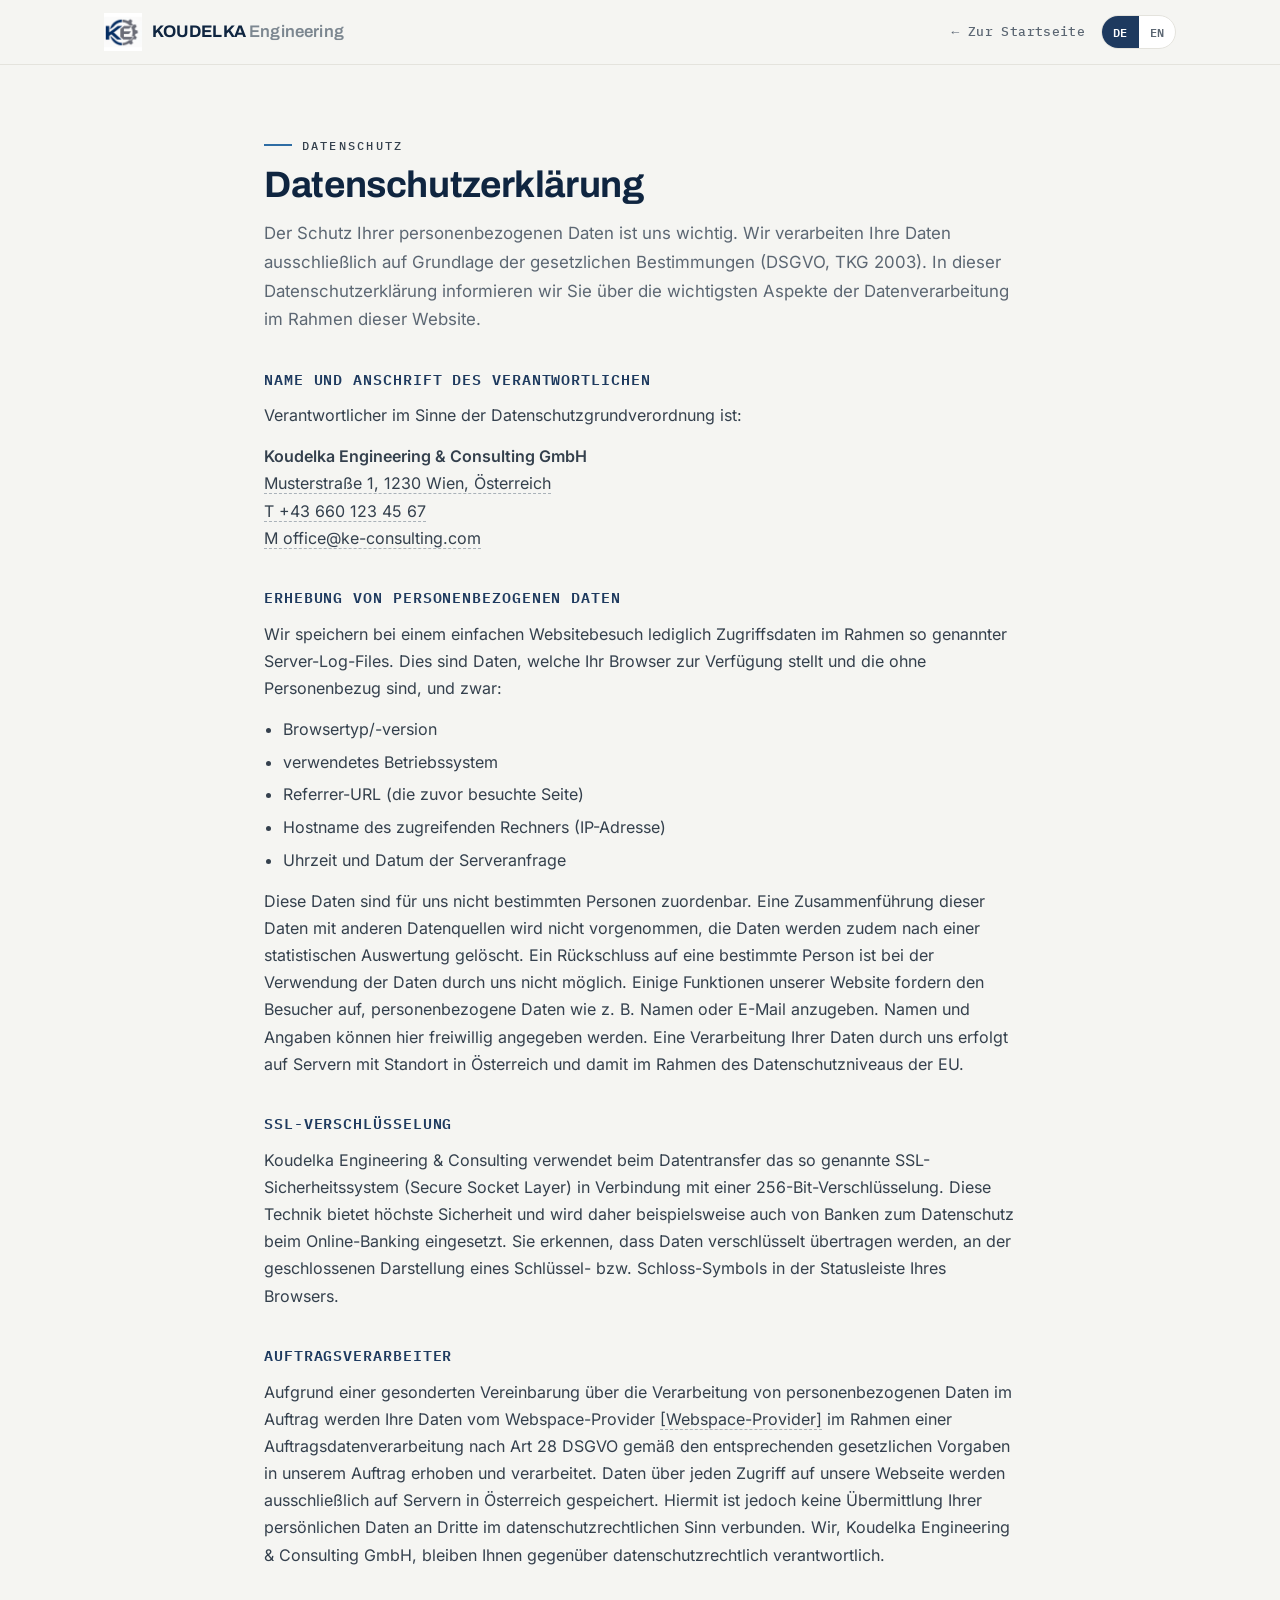
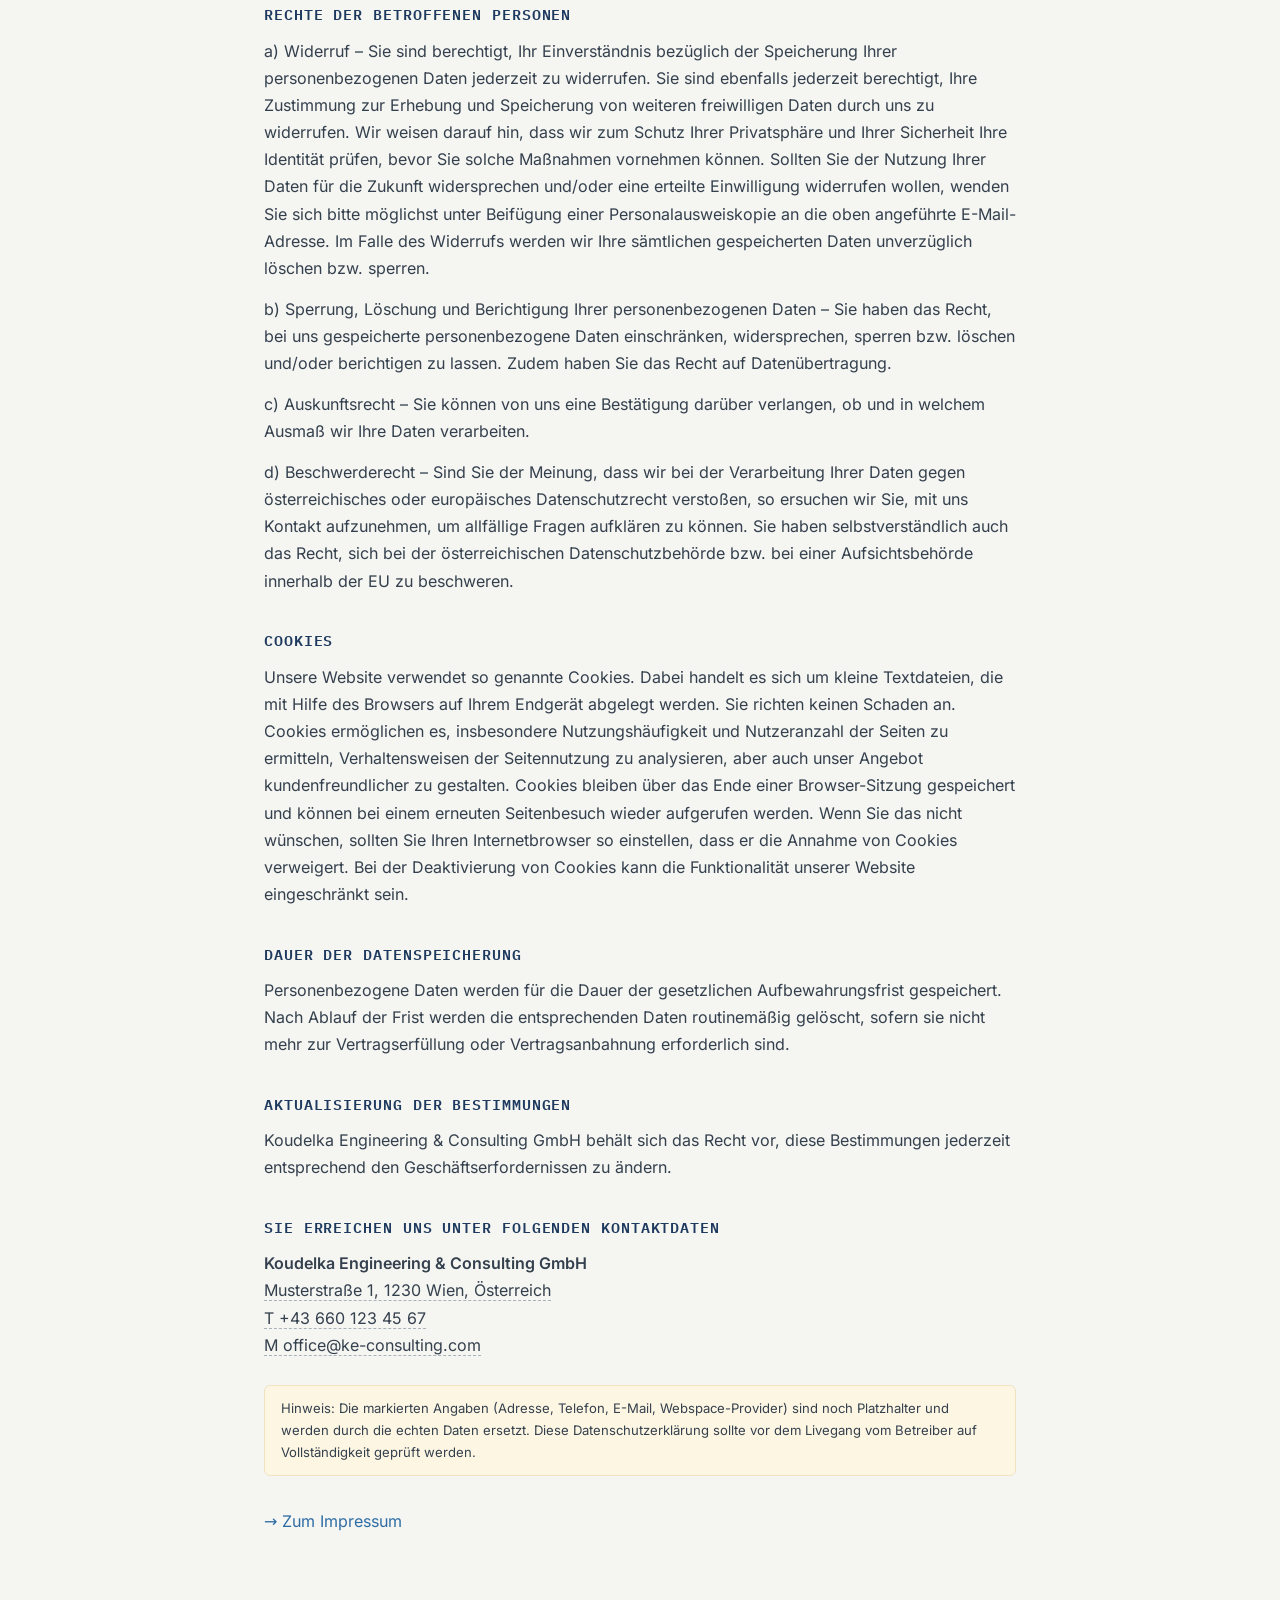
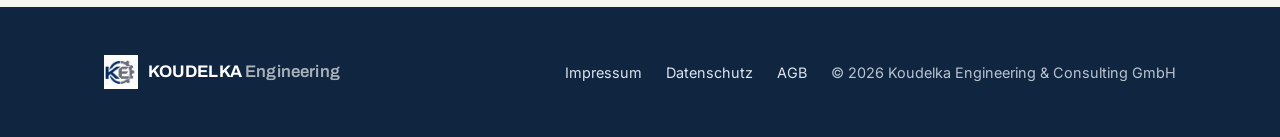
<file: datenschutz.html>
<!doctype html>
<html lang="de">
  <head>
    <meta charset="UTF-8" />
    <meta name="viewport" content="width=device-width, initial-scale=1.0" />
    <title>Datenschutzerklärung — Koudelka Engineering & Consulting</title>
    <meta
      name="description"
      data-en="Privacy policy — Koudelka Engineering & Consulting GmbH."
      content="Datenschutzerklärung — Koudelka Engineering & Consulting GmbH."
    />
    <link rel="icon" type="image/png" sizes="32x32" href="assets/img/favicon-32.png" />
    <link rel="icon" type="image/png" sizes="16x16" href="assets/img/favicon-16.png" />
    <link rel="apple-touch-icon" sizes="180x180" href="assets/img/apple-touch-icon.png" />
    <link rel="stylesheet" href="assets/fonts.css?v=1" />
    <link rel="stylesheet" href="styles.css?v=11" />
  </head>
  <body class="legal-page">
    <header class="legal-topbar">
      <div class="container">
        <a class="brand" href="index.html">
          <img src="assets/img/logo-mark.png" alt="Koudelka Engineering & Consulting" />
          <span class="brand-text">KOUDELKA <span>Engineering</span></span>
        </a>
        <div class="nav-ctrl">
          <a class="legal-back" href="index.html" data-en="← Back to home">← Zur Startseite</a>
          <div class="lang-toggle" role="group" aria-label="Sprache / Language">
            <button data-lang-btn="de" aria-pressed="true">DE</button>
            <button data-lang-btn="en" aria-pressed="false">EN</button>
          </div>
        </div>
      </div>
    </header>

    <main class="legal">
      <div class="container">
        <p class="eyebrow" data-en="Privacy">Datenschutz</p>
        <h1 data-en="Privacy policy">Datenschutzerklärung</h1>
        <p class="lead" data-en="The protection of your personal data is important to us. We process your data exclusively on the basis of the statutory provisions (GDPR, Austrian TKG 2003). Below we inform you about the most important aspects of data processing on this website.">
          Der Schutz Ihrer personenbezogenen Daten ist uns wichtig. Wir verarbeiten
          Ihre Daten ausschließlich auf Grundlage der gesetzlichen Bestimmungen (DSGVO,
          TKG 2003). In dieser Datenschutzerklärung informieren wir Sie über die
          wichtigsten Aspekte der Datenverarbeitung im Rahmen dieser Website.
        </p>

        <h2 data-en="Name and address of the controller">Name und Anschrift des Verantwortlichen</h2>
        <p data-en="The controller within the meaning of the General Data Protection Regulation is:">
          Verantwortlicher im Sinne der Datenschutzgrundverordnung ist:
        </p>
        <p>
          <strong>Koudelka Engineering & Consulting GmbH</strong><br />
          <span class="placeholder" title="Platzhalter / placeholder">Musterstraße 1, 1230 Wien, Österreich</span><br />
          <span class="placeholder" title="Platzhalter / placeholder">T +43 660 123 45 67</span><br />
          <span class="placeholder" title="Platzhalter / placeholder">M office@ke-consulting.com</span>
        </p>

        <h2 data-en="Collection of personal data">Erhebung von personenbezogenen Daten</h2>
        <p data-en="When you simply visit the website, we only store access data in so-called server log files. These are data which your browser provides and which have no personal reference, namely:">
          Wir speichern bei einem einfachen Websitebesuch lediglich Zugriffsdaten im
          Rahmen so genannter Server-Log-Files. Dies sind Daten, welche Ihr Browser zur
          Verfügung stellt und die ohne Personenbezug sind, und zwar:
        </p>
        <ul>
          <li data-en="browser type / version">Browsertyp/-version</li>
          <li data-en="operating system used">verwendetes Betriebssystem</li>
          <li data-en="referrer URL (the previously visited page)">Referrer-URL (die zuvor besuchte Seite)</li>
          <li data-en="host name of the accessing computer (IP address)">Hostname des zugreifenden Rechners (IP-Adresse)</li>
          <li data-en="time and date of the server request">Uhrzeit und Datum der Serveranfrage</li>
        </ul>
        <p data-en="These data cannot be assigned to specific persons by us. This data is not merged with other data sources; the data is also deleted after a statistical evaluation. A conclusion about a specific person is not possible for us when using the data. Some functions of our website ask the visitor to provide personal data such as name or e-mail. Names and details can be provided voluntarily here. Your data is processed on servers located in Austria and thus within the data protection level of the EU.">
          Diese Daten sind für uns nicht bestimmten Personen zuordenbar. Eine
          Zusammenführung dieser Daten mit anderen Datenquellen wird nicht vorgenommen,
          die Daten werden zudem nach einer statistischen Auswertung gelöscht. Ein
          Rückschluss auf eine bestimmte Person ist bei der Verwendung der Daten durch
          uns nicht möglich. Einige Funktionen unserer Website fordern den Besucher auf,
          personenbezogene Daten wie z. B. Namen oder E-Mail anzugeben. Namen und
          Angaben können hier freiwillig angegeben werden. Eine Verarbeitung Ihrer Daten
          durch uns erfolgt auf Servern mit Standort in Österreich und damit im Rahmen
          des Datenschutzniveaus der EU.
        </p>

        <h2 data-en="SSL encryption">SSL-Verschlüsselung</h2>
        <p data-en="Koudelka Engineering &amp; Consulting uses the so-called SSL security system (Secure Socket Layer) in combination with a 256-bit encryption for the data transfer. This technology offers the highest security and is therefore also used, for example, by banks for data protection in online banking. You can recognise that data is transmitted in encrypted form by the closed representation of a key or lock symbol in the status bar of your browser.">
          Koudelka Engineering & Consulting verwendet beim Datentransfer das so genannte
          SSL-Sicherheitssystem (Secure Socket Layer) in Verbindung mit einer
          256-Bit-Verschlüsselung. Diese Technik bietet höchste Sicherheit und wird
          daher beispielsweise auch von Banken zum Datenschutz beim Online-Banking
          eingesetzt. Sie erkennen, dass Daten verschlüsselt übertragen werden, an der
          geschlossenen Darstellung eines Schlüssel- bzw. Schloss-Symbols in der
          Statusleiste Ihres Browsers.
        </p>

        <h2 data-en="Processor">Auftragsverarbeiter</h2>
        <p data-en="On the basis of a separate agreement on the processing of personal data on our behalf, your data is collected and processed on our behalf by the webspace provider (see placeholder) within the scope of order processing pursuant to Art 28 GDPR in accordance with the relevant statutory requirements. Data about every access to our website is stored exclusively on servers in Austria. However, this does not involve any transfer of your personal data to third parties in the data protection sense. We, Koudelka Engineering &amp; Consulting GmbH, remain responsible to you under data protection law.">
          Aufgrund einer gesonderten Vereinbarung über die Verarbeitung von
          personenbezogenen Daten im Auftrag werden Ihre Daten vom Webspace-Provider
          <span class="placeholder" title="Platzhalter / placeholder">[Webspace-Provider]</span>
          im Rahmen einer Auftragsdatenverarbeitung nach Art 28 DSGVO gemäß den
          entsprechenden gesetzlichen Vorgaben in unserem Auftrag erhoben und
          verarbeitet. Daten über jeden Zugriff auf unsere Webseite werden ausschließlich
          auf Servern in Österreich gespeichert. Hiermit ist jedoch keine Übermittlung
          Ihrer persönlichen Daten an Dritte im datenschutzrechtlichen Sinn verbunden.
          Wir, Koudelka Engineering & Consulting GmbH, bleiben Ihnen gegenüber
          datenschutzrechtlich verantwortlich.
        </p>

        <h2 data-en="Rights of the data subjects">Rechte der betroffenen Personen</h2>
        <p data-en="a) Revocation — You are entitled to revoke your consent regarding the storage of your personal data at any time. You are also entitled at any time to revoke your consent to the collection and storage of further voluntary data by us. We point out that, in order to protect your privacy and your security, we check your identity before you can carry out such measures. If you wish to object to the use of your data for the future and/or revoke consent that has been given, please contact the following address, if possible enclosing a copy of your identity card: the e-mail address stated above. In the event of revocation of the storage, processing and use of your personal data, we will delete or block all your stored data without delay.">
          a) Widerruf – Sie sind berechtigt, Ihr Einverständnis bezüglich der Speicherung
          Ihrer personenbezogenen Daten jederzeit zu widerrufen. Sie sind ebenfalls
          jederzeit berechtigt, Ihre Zustimmung zur Erhebung und Speicherung von weiteren
          freiwilligen Daten durch uns zu widerrufen. Wir weisen darauf hin, dass wir zum
          Schutz Ihrer Privatsphäre und Ihrer Sicherheit Ihre Identität prüfen, bevor Sie
          solche Maßnahmen vornehmen können. Sollten Sie der Nutzung Ihrer Daten für die
          Zukunft widersprechen und/oder eine erteilte Einwilligung widerrufen wollen,
          wenden Sie sich bitte möglichst unter Beifügung einer Personalausweiskopie an
          die oben angeführte E-Mail-Adresse. Im Falle des Widerrufs werden wir Ihre
          sämtlichen gespeicherten Daten unverzüglich löschen bzw. sperren.
        </p>
        <p data-en="b) Blocking, deletion and correction of your personal data — You have the right to have personal data stored by us restricted, objected to, blocked or deleted and/or corrected. You also have the right to data portability.">
          b) Sperrung, Löschung und Berichtigung Ihrer personenbezogenen Daten – Sie
          haben das Recht, bei uns gespeicherte personenbezogene Daten einschränken,
          widersprechen, sperren bzw. löschen und/oder berichtigen zu lassen. Zudem haben
          Sie das Recht auf Datenübertragung.
        </p>
        <p data-en="c) Right to information — You can request confirmation from us as to whether and to what extent we process your data.">
          c) Auskunftsrecht – Sie können von uns eine Bestätigung darüber verlangen, ob
          und in welchem Ausmaß wir Ihre Daten verarbeiten.
        </p>
        <p data-en="d) Right to complain — If you are of the opinion that we violate Austrian or European data protection law when processing your data, we ask you to contact us so that we can clarify any questions. Of course, you also have the right to complain to the Austrian Data Protection Authority or to a supervisory authority within the EU.">
          d) Beschwerderecht – Sind Sie der Meinung, dass wir bei der Verarbeitung Ihrer
          Daten gegen österreichisches oder europäisches Datenschutzrecht verstoßen, so
          ersuchen wir Sie, mit uns Kontakt aufzunehmen, um allfällige Fragen aufklären zu
          können. Sie haben selbstverständlich auch das Recht, sich bei der
          österreichischen Datenschutzbehörde bzw. bei einer Aufsichtsbehörde innerhalb
          der EU zu beschweren.
        </p>

        <h2 data-en="Cookies">Cookies</h2>
        <p data-en="Our website uses so-called cookies. These are small text files that are stored on your device with the help of the browser. They do not cause any damage. Cookies make it possible in particular to determine the frequency of use and the number of users of the pages, to analyse behaviour of the page use, but also to make our offer more user-friendly. Cookies remain stored beyond the end of a browser session and can be called up again on a renewed visit. If you do not want this, you should set your internet browser so that it refuses the acceptance of cookies. When cookies are deactivated, the functionality of our website may be restricted.">
          Unsere Website verwendet so genannte Cookies. Dabei handelt es sich um kleine
          Textdateien, die mit Hilfe des Browsers auf Ihrem Endgerät abgelegt werden. Sie
          richten keinen Schaden an. Cookies ermöglichen es, insbesondere
          Nutzungshäufigkeit und Nutzeranzahl der Seiten zu ermitteln, Verhaltensweisen
          der Seitennutzung zu analysieren, aber auch unser Angebot kundenfreundlicher zu
          gestalten. Cookies bleiben über das Ende einer Browser-Sitzung gespeichert und
          können bei einem erneuten Seitenbesuch wieder aufgerufen werden. Wenn Sie das
          nicht wünschen, sollten Sie Ihren Internetbrowser so einstellen, dass er die
          Annahme von Cookies verweigert. Bei der Deaktivierung von Cookies kann die
          Funktionalität unserer Website eingeschränkt sein.
        </p>

        <h2 data-en="Duration of data storage">Dauer der Datenspeicherung</h2>
        <p data-en="Personal data is stored for the duration of the statutory retention period. After the period has expired, the corresponding data is routinely deleted, provided it is no longer required for the fulfilment or initiation of a contract.">
          Personenbezogene Daten werden für die Dauer der gesetzlichen Aufbewahrungsfrist
          gespeichert. Nach Ablauf der Frist werden die entsprechenden Daten routinemäßig
          gelöscht, sofern sie nicht mehr zur Vertragserfüllung oder Vertragsanbahnung
          erforderlich sind.
        </p>

        <h2 data-en="Update of the provisions">Aktualisierung der Bestimmungen</h2>
        <p data-en="Koudelka Engineering &amp; Consulting GmbH reserves the right to change these provisions at any time in accordance with business requirements.">
          Koudelka Engineering & Consulting GmbH behält sich das Recht vor, diese
          Bestimmungen jederzeit entsprechend den Geschäftserfordernissen zu ändern.
        </p>

        <h2 data-en="You can reach us at the following contact details">Sie erreichen uns unter folgenden Kontaktdaten</h2>
        <p>
          <strong>Koudelka Engineering & Consulting GmbH</strong><br />
          <span class="placeholder" title="Platzhalter / placeholder">Musterstraße 1, 1230 Wien, Österreich</span><br />
          <span class="placeholder" title="Platzhalter / placeholder">T +43 660 123 45 67</span><br />
          <span class="placeholder" title="Platzhalter / placeholder">M office@ke-consulting.com</span>
        </p>

        <p class="placeholder-note" data-en="Note: the marked details (address, phone, e-mail, webspace provider) are placeholders and will be replaced with the real data. This privacy policy should be checked for completeness by the operator before going live.">
          Hinweis: Die markierten Angaben (Adresse, Telefon, E-Mail, Webspace-Provider)
          sind noch Platzhalter und werden durch die echten Daten ersetzt. Diese
          Datenschutzerklärung sollte vor dem Livegang vom Betreiber auf Vollständigkeit
          geprüft werden.
        </p>

        <p style="margin-top: 2rem">
          <a href="impressum.html" data-en="→ Legal notice">→ Zum Impressum</a>
        </p>
      </div>
    </main>

    <footer class="site-footer">
      <div class="container">
        <a class="brand" href="index.html" style="color: #fff">
          <img src="assets/img/logo-mark.png" alt="" style="height: 34px; width: 34px" />
          <span class="brand-text" style="color: #fff">KOUDELKA <span style="color: var(--steel-300)">Engineering</span></span>
        </a>
        <div class="footer-legal">
          <a href="impressum.html" data-en="Legal notice">Impressum</a>
          <a href="datenschutz.html" data-en="Privacy policy">Datenschutz</a>
          <a href="assets/AGB.pdf" target="_blank" rel="noopener">AGB</a>
          <span data-en="© 2026 Koudelka Engineering & Consulting GmbH">© 2026 Koudelka Engineering & Consulting GmbH</span>
        </div>
      </div>
    </footer>

    <script src="app.js?v=3"></script>
  </body>
</html>
</file>
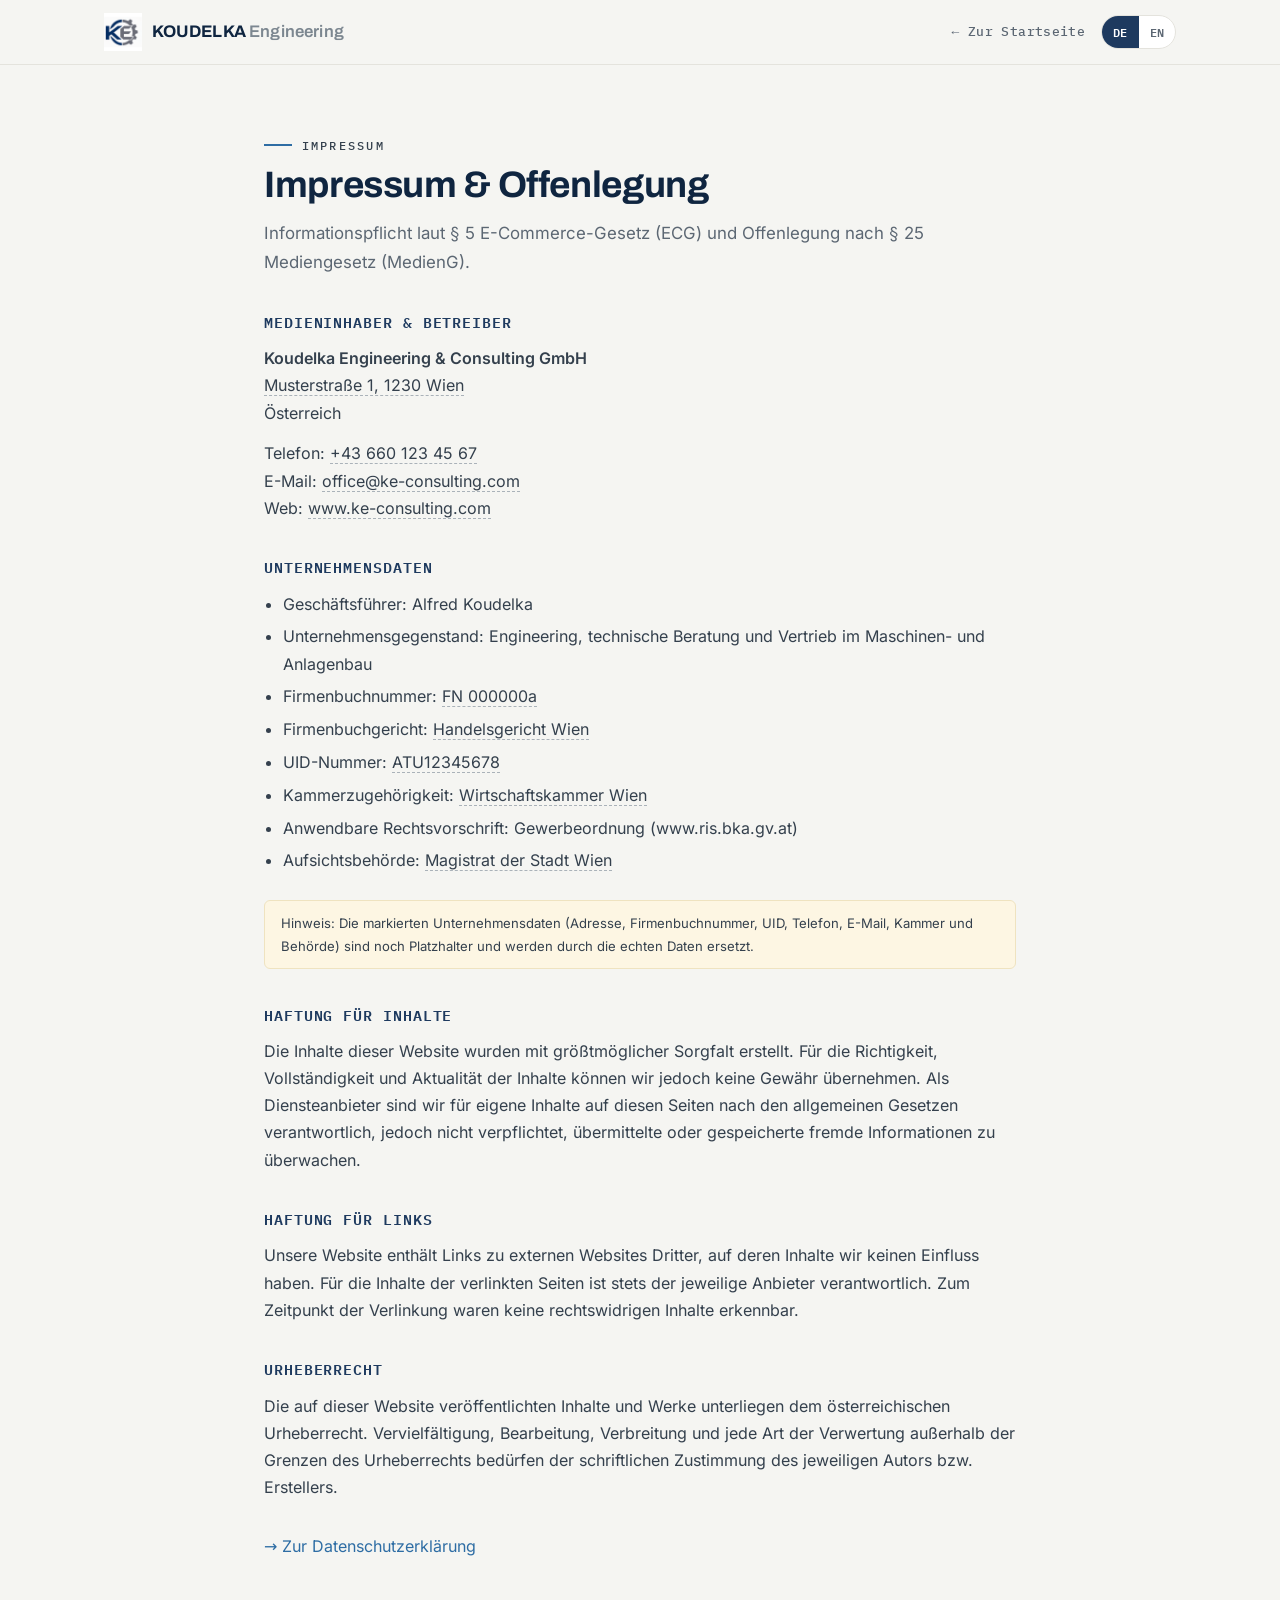
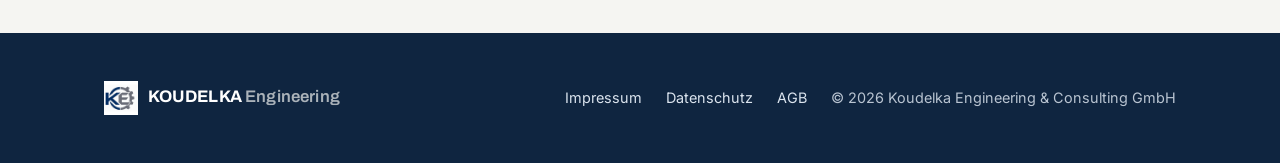
<file: impressum.html>
<!doctype html>
<html lang="de">
  <head>
    <meta charset="UTF-8" />
    <meta name="viewport" content="width=device-width, initial-scale=1.0" />
    <title>Impressum — Koudelka Engineering & Consulting</title>
    <meta
      name="description"
      data-en="Legal notice — Koudelka Engineering & Consulting GmbH."
      content="Impressum — Koudelka Engineering & Consulting GmbH."
    />
    <link rel="icon" type="image/png" sizes="32x32" href="assets/img/favicon-32.png" />
    <link rel="icon" type="image/png" sizes="16x16" href="assets/img/favicon-16.png" />
    <link rel="apple-touch-icon" sizes="180x180" href="assets/img/apple-touch-icon.png" />
    <link rel="stylesheet" href="assets/fonts.css?v=1" />
    <link rel="stylesheet" href="styles.css?v=11" />
  </head>
  <body class="legal-page">
    <header class="legal-topbar">
      <div class="container">
        <a class="brand" href="index.html">
          <img src="assets/img/logo-mark.png" alt="Koudelka Engineering & Consulting" />
          <span class="brand-text">KOUDELKA <span>Engineering</span></span>
        </a>
        <div class="nav-ctrl">
          <a class="legal-back" href="index.html" data-en="← Back to home">← Zur Startseite</a>
          <div class="lang-toggle" role="group" aria-label="Sprache / Language">
            <button data-lang-btn="de" aria-pressed="true">DE</button>
            <button data-lang-btn="en" aria-pressed="false">EN</button>
          </div>
        </div>
      </div>
    </header>

    <main class="legal">
      <div class="container">
        <p class="eyebrow" data-en="Legal notice">Impressum</p>
        <h1 data-en="Legal notice &amp; disclosure">Impressum & Offenlegung</h1>
        <p class="lead" data-en="Information pursuant to § 5 of the Austrian E-Commerce Act (ECG) and § 25 of the Austrian Media Act (MedienG).">
          Informationspflicht laut § 5 E-Commerce-Gesetz (ECG) und Offenlegung
          nach § 25 Mediengesetz (MedienG).
        </p>

        <h2 data-en="Media owner &amp; site operator">Medieninhaber & Betreiber</h2>
        <p>
          <strong>Koudelka Engineering & Consulting GmbH</strong><br />
          <span class="placeholder" title="Platzhalter / placeholder">Musterstraße 1, 1230 Wien</span><br />
          <span data-en="Austria">Österreich</span>
        </p>
        <p>
          <span data-en="Phone">Telefon</span>:
          <span class="placeholder" title="Platzhalter / placeholder">+43 660 123 45 67</span><br />
          E-Mail:
          <span class="placeholder" title="Platzhalter / placeholder">office@ke-consulting.com</span><br />
          <span data-en="Web">Web</span>:
          <span class="placeholder" title="Platzhalter / placeholder">www.ke-consulting.com</span>
        </p>

        <h2 data-en="Company details">Unternehmensdaten</h2>
        <ul>
          <li data-en="Managing director: Alfred Koudelka">Geschäftsführer: Alfred Koudelka</li>
          <li data-en="Object of the company: engineering, technical consulting and sales in machine and plant construction">
            Unternehmensgegenstand: Engineering, technische Beratung und Vertrieb im
            Maschinen- und Anlagenbau
          </li>
          <li>
            <span data-en="Company register number">Firmenbuchnummer</span>:
            <span class="placeholder" title="Platzhalter / placeholder">FN 000000a</span>
          </li>
          <li>
            <span data-en="Register court">Firmenbuchgericht</span>:
            <span class="placeholder" title="Platzhalter / placeholder">Handelsgericht Wien</span>
          </li>
          <li>
            <span data-en="VAT ID">UID-Nummer</span>:
            <span class="placeholder" title="Platzhalter / placeholder">ATU12345678</span>
          </li>
          <li>
            <span data-en="Chamber membership">Kammerzugehörigkeit</span>:
            <span class="placeholder" title="Platzhalter / placeholder">Wirtschaftskammer Wien</span>
          </li>
          <li data-en="Applicable trade regulation: Gewerbeordnung (www.ris.bka.gv.at)">
            Anwendbare Rechtsvorschrift: Gewerbeordnung (www.ris.bka.gv.at)
          </li>
          <li>
            <span data-en="Supervisory authority">Aufsichtsbehörde</span>:
            <span class="placeholder" title="Platzhalter / placeholder">Magistrat der Stadt Wien</span>
          </li>
        </ul>

        <p class="placeholder-note" data-en="Note: the marked company details (address, register number, VAT ID, phone, email, chamber and authority) are placeholders and will be replaced with the real data.">
          Hinweis: Die markierten Unternehmensdaten (Adresse, Firmenbuchnummer, UID,
          Telefon, E-Mail, Kammer und Behörde) sind noch Platzhalter und werden durch
          die echten Daten ersetzt.
        </p>

        <h2 data-en="Liability for content">Haftung für Inhalte</h2>
        <p data-en="The contents of this website were created with the greatest possible care. We cannot, however, guarantee that the contents are accurate, complete or up to date. As a service provider we are responsible for our own content on these pages under general law, but we are not obliged to monitor transmitted or stored third-party information.">
          Die Inhalte dieser Website wurden mit größtmöglicher Sorgfalt erstellt. Für
          die Richtigkeit, Vollständigkeit und Aktualität der Inhalte können wir jedoch
          keine Gewähr übernehmen. Als Diensteanbieter sind wir für eigene Inhalte auf
          diesen Seiten nach den allgemeinen Gesetzen verantwortlich, jedoch nicht
          verpflichtet, übermittelte oder gespeicherte fremde Informationen zu
          überwachen.
        </p>

        <h2 data-en="Liability for links">Haftung für Links</h2>
        <p data-en="Our website contains links to external third-party websites over whose content we have no influence. The respective provider is always responsible for the content of the linked pages. At the time the links were set, no unlawful content was apparent.">
          Unsere Website enthält Links zu externen Websites Dritter, auf deren Inhalte
          wir keinen Einfluss haben. Für die Inhalte der verlinkten Seiten ist stets der
          jeweilige Anbieter verantwortlich. Zum Zeitpunkt der Verlinkung waren keine
          rechtswidrigen Inhalte erkennbar.
        </p>

        <h2 data-en="Copyright">Urheberrecht</h2>
        <p data-en="The content and works published on this website are subject to Austrian copyright law. Reproduction, editing, distribution and any kind of use outside the limits of copyright require the written consent of the respective author or creator.">
          Die auf dieser Website veröffentlichten Inhalte und Werke unterliegen dem
          österreichischen Urheberrecht. Vervielfältigung, Bearbeitung, Verbreitung und
          jede Art der Verwertung außerhalb der Grenzen des Urheberrechts bedürfen der
          schriftlichen Zustimmung des jeweiligen Autors bzw. Erstellers.
        </p>

        <p style="margin-top: 2rem">
          <a href="datenschutz.html" data-en="→ Privacy policy">→ Zur Datenschutzerklärung</a>
        </p>
      </div>
    </main>

    <footer class="site-footer">
      <div class="container">
        <a class="brand" href="index.html" style="color: #fff">
          <img src="assets/img/logo-mark.png" alt="" style="height: 34px; width: 34px" />
          <span class="brand-text" style="color: #fff">KOUDELKA <span style="color: var(--steel-300)">Engineering</span></span>
        </a>
        <div class="footer-legal">
          <a href="impressum.html" data-en="Legal notice">Impressum</a>
          <a href="datenschutz.html" data-en="Privacy policy">Datenschutz</a>
          <a href="assets/AGB.pdf" target="_blank" rel="noopener">AGB</a>
          <span data-en="© 2026 Koudelka Engineering & Consulting GmbH">© 2026 Koudelka Engineering & Consulting GmbH</span>
        </div>
      </div>
    </footer>

    <script src="app.js?v=3"></script>
  </body>
</html>
</file>
<file: assets/fonts.css>
/* Self-hosted fonts — SIL Open Font License. Latin subset, served from this
   domain so no request (and no visitor IP) ever goes to Google.
   Archivo & Inter are variable fonts (one file covers the weight range);
   IBM Plex Mono is one static file per weight. */

@font-face {
  font-family: "Archivo";
  font-style: normal;
  font-weight: 600 800;
  font-display: swap;
  src: url(fonts/archivo-latin.woff2) format("woff2");
}

@font-face {
  font-family: "IBM Plex Mono";
  font-style: normal;
  font-weight: 500;
  font-display: swap;
  src: url(fonts/ibm-plex-mono-500-latin.woff2) format("woff2");
}

@font-face {
  font-family: "IBM Plex Mono";
  font-style: normal;
  font-weight: 600;
  font-display: swap;
  src: url(fonts/ibm-plex-mono-600-latin.woff2) format("woff2");
}

@font-face {
  font-family: "Inter";
  font-style: normal;
  font-weight: 400 600;
  font-display: swap;
  src: url(fonts/inter-latin.woff2) format("woff2");
}
</file>
<file: styles.css>
/* Koudelka Engineering & Consulting — portfolio
   Clean corporate: navy + steel on off-white, technical mono accents. */

:root {
  --navy: #1e3a5f;
  --navy-700: #16304f;
  --navy-900: #0f2540;
  --steel: #7c8790;
  --steel-300: #aab2b9;
  --bg: #f5f5f2;
  --surface: #ffffff;
  --ink: #1a2432;
  --muted: #5c6773;
  --line: #e4e3dd;
  --accent: #2e6da4;
  --maxw: 1120px;
  --radius: 6px;
  --shadow: 0 10px 30px -14px rgba(15, 37, 64, 0.28);
}

* { box-sizing: border-box; margin: 0; padding: 0; }

html { scroll-behavior: smooth; }

body {
  font-family: "Inter", system-ui, -apple-system, sans-serif;
  background: var(--bg);
  color: var(--ink);
  line-height: 1.6;
  -webkit-font-smoothing: antialiased;
}

h1, h2, h3, h4 {
  font-family: "Archivo", "Inter", sans-serif;
  line-height: 1.1;
  letter-spacing: -0.01em;
  color: var(--navy-900);
  font-weight: 700;
}

a { color: var(--accent); text-decoration: none; }
a:hover { text-decoration: underline; }
img { max-width: 100%; display: block; }

.container { max-width: var(--maxw); margin: 0 auto; padding: 0 1.5rem; }

section { padding: 5.5rem 0; }
section:nth-child(even) { background: var(--surface); }

/* Eyebrow / section labels — technical spec-sheet feel */
.eyebrow {
  font-family: "IBM Plex Mono", monospace;
  font-size: 0.78rem;
  letter-spacing: 0.18em;
  text-transform: uppercase;
  color: var(--steel);
  display: flex;
  align-items: center;
  gap: 0.6rem;
}
.eyebrow::before {
  content: "";
  width: 1.75rem;
  height: 2px;
  background: var(--accent);
  display: inline-block;
}
.section-title { font-size: clamp(1.8rem, 3.4vw, 2.5rem); margin: 0.9rem 0 0; }
.section-intro { color: var(--muted); max-width: 46rem; margin-top: 1rem; font-size: 1.05rem; }

/* ---------- Header ---------- */
.site-header {
  position: sticky; top: 0; z-index: 50;
  background: rgba(245, 245, 242, 0.9);
  backdrop-filter: blur(8px);
  border-bottom: 1px solid var(--line);
}
.nav { display: flex; align-items: center; justify-content: space-between; height: 68px; }
.brand { display: flex; align-items: center; gap: 0.6rem; }
.brand img { height: 38px; width: 38px; object-fit: contain; }
.brand-text { font-family: "Archivo", sans-serif; font-weight: 700; color: var(--navy-900); font-size: 1.05rem; letter-spacing: 0.01em; }
.brand-text span { color: var(--steel); font-weight: 600; }
.nav-ctrl { display: flex; align-items: center; gap: 1rem; }
.brand-banner { display: none; }
.nav-links { display: flex; align-items: center; gap: 2rem; }
.nav-links a { color: var(--ink); font-weight: 500; font-size: 0.95rem; }
.nav-links a:hover { color: var(--accent); text-decoration: none; }

.lang-toggle { display: inline-flex; border: 1px solid var(--line); border-radius: 999px; overflow: hidden; background: var(--surface); }
.lang-toggle button {
  font-family: "IBM Plex Mono", monospace;
  font-size: 0.78rem; font-weight: 600;
  padding: 0.35rem 0.7rem; border: 0; background: transparent; color: var(--muted); cursor: pointer;
}
.lang-toggle button[aria-pressed="true"] { background: var(--navy); color: #fff; }

.nav-toggle { display: none; background: none; border: 0; cursor: pointer; color: var(--navy-900); }

.header-socials { display: flex; align-items: center; gap: 0.45rem; }
.header-socials a {
  display: grid; place-items: center;
  width: 1.7rem; height: 1.7rem; border-radius: 999px;
  background: var(--navy); color: #fff; transition: background 0.15s;
}
.header-socials a:hover { background: var(--navy-700); text-decoration: none; }
/* optically balance the two marks (the LinkedIn "in" reads heavier) */
.header-socials svg { width: 0.92rem; height: 0.92rem; }
.header-socials a[aria-label="LinkedIn"] svg { width: 0.8rem; height: 0.8rem; }

/* ---------- Buttons ---------- */
.btn {
  display: inline-flex; align-items: center; gap: 0.5rem;
  font-weight: 600; font-size: 0.95rem;
  padding: 0.7rem 1.3rem; border-radius: 999px;
  border: 1px solid transparent; cursor: pointer; transition: all 0.15s;
}
.btn:hover { text-decoration: none; }
.btn-primary { background: var(--navy); color: #fff; }
.btn-primary:hover { background: var(--navy-700); }
.btn-ghost { background: transparent; color: var(--navy-900); border-color: var(--steel-300); }
.btn-ghost:hover { border-color: var(--navy); }

/* ---------- Hero ---------- */
.hero { padding: 4.5rem 0 5rem; }
.hero .container { display: grid; grid-template-columns: 1.05fr 0.95fr; gap: 3.5rem; align-items: center; }
.hero-name { font-family: "IBM Plex Mono", monospace; color: var(--accent); letter-spacing: 0.16em; text-transform: uppercase; font-size: 0.82rem; }
.hero h1 { font-size: clamp(2.2rem, 5vw, 3.4rem); margin-top: 1rem; }
.hero-tagline {
  font-family: "Archivo", sans-serif; font-style: italic; font-weight: 600;
  color: var(--navy); font-size: clamp(1.1rem, 2vw, 1.35rem);
  margin-top: 1.5rem; padding-left: 1rem; border-left: 3px solid var(--accent);
}
.hero-sub { color: var(--muted); font-size: 1.08rem; margin-top: 1.5rem; max-width: 34rem; }
.hero-cta { display: flex; flex-wrap: wrap; gap: 0.9rem; margin-top: 2rem; }

.hero-banner {
  grid-column: 1 / -1; order: -2;
  width: 100%; border-radius: var(--radius);
  border: 1px solid var(--line); box-shadow: var(--shadow);
}
.hero-figure { position: relative; }
.hero-figure img { border-radius: var(--radius); box-shadow: var(--shadow); border: 1px solid var(--line); }
.hero-figure .caption {
  position: absolute; left: 1rem; bottom: 1rem;
  background: rgba(15, 37, 64, 0.9); color: #fff;
  font-family: "IBM Plex Mono", monospace; font-size: 0.72rem; letter-spacing: 0.06em;
  padding: 0.4rem 0.75rem; border-radius: 4px;
}

/* ---------- Stats ---------- */
.stats { border-top: 1px solid var(--line); border-bottom: 1px solid var(--line); background: var(--surface); }
.stats .container { display: grid; grid-template-columns: repeat(4, 1fr); gap: 1.5rem; padding-top: 2.5rem; padding-bottom: 2.5rem; }
.stat { text-align: center; }
.stat .num { font-family: "Archivo", sans-serif; font-weight: 800; font-size: clamp(1.8rem, 3vw, 2.4rem); color: var(--navy); }
.stat .label { font-family: "IBM Plex Mono", monospace; font-size: 0.75rem; text-transform: uppercase; letter-spacing: 0.1em; color: var(--muted); margin-top: 0.3rem; }

/* ---------- About ---------- */
.about-grid { display: grid; grid-template-columns: 1.4fr 1fr; gap: 3rem; margin-top: 2.5rem; align-items: start; }
.about-text p { margin-top: 1.1rem; color: #34404d; }
.about-text p:first-child { margin-top: 0; }
.about-photo { float: left; width: 190px; margin: 1.4rem 1.6rem 0.8rem 0; }
.about-photo img { border-radius: var(--radius); border: 1px solid var(--line); box-shadow: var(--shadow); }
.about-photo figcaption {
  font-family: "IBM Plex Mono", monospace; font-size: 0.72rem;
  text-transform: uppercase; letter-spacing: 0.08em; color: var(--steel);
  margin-top: 0.55rem; text-align: center;
}
.skills-card { background: var(--bg); border: 1px solid var(--line); border-radius: var(--radius); padding: 1.6rem; position: sticky; top: 90px; }
.skills-card h3 { font-size: 1.05rem; font-family: "IBM Plex Mono", monospace; text-transform: uppercase; letter-spacing: 0.08em; color: var(--navy); }
.skills-card ul { list-style: none; margin-top: 1rem; }
.skills-card li { padding: 0.55rem 0 0.55rem 1.5rem; position: relative; border-top: 1px solid var(--line); color: var(--muted); font-size: 0.95rem; }
.skills-card li:first-of-type { border-top: 0; }
.skills-card li::before { content: "▪"; color: var(--accent); position: absolute; left: 0; }

/* ---------- Clients ---------- */
.clients { text-align: center; }
.client-list { display: flex; flex-wrap: wrap; justify-content: center; gap: 0.8rem; margin-top: 2rem; }
.client-list span {
  font-family: "Archivo", sans-serif; font-weight: 700; letter-spacing: 0.02em;
  color: var(--navy-900); background: var(--surface);
  border: 1px solid var(--line); border-radius: 999px;
  padding: 0.6rem 1.3rem; font-size: 1rem;
}

/* ---------- Services ---------- */
.services-grid { display: grid; grid-template-columns: repeat(3, 1fr); gap: 1.25rem; margin-top: 2.5rem; }
.service {
  background: var(--surface); border: 1px solid var(--line); border-radius: var(--radius);
  padding: 1.5rem; transition: border-color 0.15s, transform 0.15s;
}
.service:hover { border-color: var(--navy); transform: translateY(-3px); }
.service .no { font-family: "IBM Plex Mono", monospace; color: var(--steel-300); font-size: 0.85rem; font-weight: 600; }
.service h3 { font-size: 1.15rem; margin-top: 0.5rem; }
.service p { color: var(--muted); font-size: 0.92rem; margin-top: 0.5rem; }

/* ---------- References ---------- */
.video-wrap { margin-top: 2.5rem; border-radius: var(--radius); overflow: hidden; box-shadow: var(--shadow); border: 1px solid var(--line); aspect-ratio: 16/9; background: #000; }
.video-wrap iframe { width: 100%; height: 100%; border: 0; display: block; }
.video-facade { position: relative; width: 100%; height: 100%; padding: 0; border: 0; background: #000; cursor: pointer; display: block; }
.video-facade img { width: 100%; height: 100%; object-fit: cover; opacity: 0.82; transition: opacity 0.2s; }
.video-facade:hover img { opacity: 1; }
.play-btn {
  position: absolute; inset: 0; margin: auto; width: 76px; height: 76px;
  display: grid; place-items: center; border-radius: 999px;
  background: rgba(30, 58, 95, 0.92); box-shadow: 0 8px 24px rgba(0, 0, 0, 0.4);
  transition: background 0.15s, transform 0.15s;
}
.video-facade:hover .play-btn { background: var(--accent); transform: scale(1.06); }
.play-btn svg { width: 30px; height: 30px; fill: #fff; margin-left: 4px; }
.video-note { margin-top: 0.8rem; font-size: 0.9rem; }
.gallery { display: grid; grid-template-columns: repeat(3, 1fr); gap: 1.25rem; margin-top: 2rem; }
.gallery figure {
  position: relative; overflow: hidden; border-radius: var(--radius);
  border: 1px solid var(--line); background: var(--surface); cursor: zoom-in;
}
.gallery img { aspect-ratio: 3/2; object-fit: cover; transition: transform 0.35s; }
.gallery figure:hover img { transform: scale(1.05); }
.gallery figcaption {
  position: absolute; left: 0; right: 0; bottom: 0;
  padding: 1.5rem 1rem 0.8rem; color: #fff; font-weight: 600; font-size: 0.95rem;
  background: linear-gradient(transparent, rgba(15, 37, 64, 0.85));
}

/* ---------- Lightbox ---------- */
.lightbox {
  position: fixed; inset: 0; z-index: 100; display: none;
  background: rgba(10, 20, 34, 0.92); align-items: center; justify-content: center; padding: 2rem;
}
.lightbox.open { display: flex; }
.lightbox img { max-width: 92vw; max-height: 82vh; border-radius: var(--radius); }
.lightbox .lb-caption { position: absolute; bottom: 1.5rem; left: 0; right: 0; text-align: center; color: #fff; font-family: "IBM Plex Mono", monospace; font-size: 0.85rem; }
.lightbox .lb-close { position: absolute; top: 1.2rem; right: 1.5rem; background: none; border: 0; color: #fff; font-size: 2.2rem; cursor: pointer; line-height: 1; }

/* ---------- Contact ---------- */
.contact-grid { display: grid; grid-template-columns: 1fr 1fr; gap: 3rem; margin-top: 2.5rem; }
.contact-list { list-style: none; }
.contact-list li { display: flex; gap: 1rem; padding: 0.9rem 0; border-top: 1px solid var(--line); }
.contact-list li:first-child { border-top: 0; }
.contact-list .k { font-family: "IBM Plex Mono", monospace; font-size: 0.72rem; text-transform: uppercase; letter-spacing: 0.08em; color: var(--steel); min-width: 6.5rem; padding-top: 0.15rem; }
.contact-list .v { color: var(--ink); font-weight: 500; }
.placeholder { border-bottom: 1px dashed var(--steel-300); cursor: help; }
.placeholder-note {
  font-size: 0.82rem; color: #8a6d3b; background: #fdf6e3; border: 1px solid #efe3c0;
  border-radius: var(--radius); padding: 0.7rem 1rem; margin-top: 1.5rem;
}
.contact-panel { background: var(--navy); color: #fff; border-radius: var(--radius); padding: 2rem; }
.contact-panel h3 { color: #fff; font-size: 1.4rem; }
.contact-panel p { color: #c7d4e2; margin-top: 0.7rem; }
.contact-panel .btn-primary { background: #fff; color: var(--navy); margin-top: 1.5rem; }
.contact-panel .btn-primary:hover { background: #e8eef4; }
.contact-panel .socials { display: flex; gap: 1rem; margin-top: 1.2rem; }
.contact-panel .socials a { color: #fff; font-weight: 600; text-decoration: underline; }

/* ---------- Footer ---------- */
.site-footer { background: var(--navy-900); color: #b9c4d1; padding: 3rem 0; }
.site-footer .container { display: flex; flex-wrap: wrap; justify-content: space-between; gap: 1.5rem; align-items: center; }
.site-footer a { color: #dbe4ee; }
.footer-legal { display: flex; flex-wrap: wrap; gap: 1.5rem; font-size: 0.9rem; align-items: center; }

/* ---------- Legal pages (Impressum / Datenschutz) ---------- */
.legal-topbar {
  position: sticky; top: 0; z-index: 50;
  background: rgba(245, 245, 242, 0.92); backdrop-filter: blur(8px);
  border-bottom: 1px solid var(--line);
}
.legal-topbar .container { display: flex; align-items: center; justify-content: space-between; gap: 1rem; height: 64px; }
.legal-page .brand { display: flex; }
.legal-back { font-family: "IBM Plex Mono", monospace; font-size: 0.8rem; letter-spacing: 0.03em; color: var(--muted); white-space: nowrap; }
.legal-back:hover { color: var(--accent); text-decoration: none; }
.legal-topbar .nav-ctrl { position: static; }

.legal { padding: 3.5rem 0 4.5rem; }
.legal .container { max-width: 800px; }
.legal h1 { font-size: clamp(1.7rem, 4vw, 2.3rem); margin-top: 0.6rem; }
.legal h2 {
  font-family: "IBM Plex Mono", monospace; font-size: 0.95rem;
  text-transform: uppercase; letter-spacing: 0.06em; color: var(--navy);
  margin-top: 2.4rem;
}
.legal p, .legal li { color: #34404d; margin-top: 0.85rem; line-height: 1.7; }
.legal ul { margin-top: 0.85rem; padding-left: 1.2rem; }
.legal li { margin-top: 0.35rem; }
.legal address { font-style: normal; }
.legal .lead { font-size: 1.05rem; color: var(--muted); }
.legal .placeholder-note { margin-top: 1.6rem; }

/* ---------- Responsive ---------- */
@media (max-width: 860px) {
  .hero { padding-top: 2.25rem; }
  .hero .container, .about-grid, .contact-grid { grid-template-columns: 1fr; }
  .hero-figure { order: -1; }
  .stats .container { grid-template-columns: repeat(2, 1fr); }
  .services-grid, .gallery { grid-template-columns: repeat(2, 1fr); }
  .skills-card { position: static; }

  /* Mobile: the banner IS the header (full-bleed, controls overlaid) */
  .site-header { position: relative; }
  .nav { display: block; position: relative; height: auto; padding: 0; max-width: none; }
  .brand { display: none; }
  .brand-banner { display: block; }
  .brand-banner img { width: 100%; display: block; }
  .hero-banner { display: none; }
  .nav-ctrl {
    position: absolute; bottom: 0.55rem; right: 0.55rem; left: auto; top: auto; z-index: 60;
    gap: 0.4rem; align-items: center; flex-wrap: wrap; justify-content: flex-end;
  }
  /* socials sit on their own row above the DE/EN + menu row */
  .header-socials { order: -1; flex-basis: 100%; justify-content: flex-end; }
  /* light chips (navy glyph) so they read on the dark banner, like the other controls */
  .header-socials a {
    background: rgba(245, 245, 242, 0.92); backdrop-filter: blur(6px);
    color: var(--navy); box-shadow: 0 2px 8px rgba(15, 37, 64, 0.25);
  }
  .header-socials a:hover { background: #fff; }
  /* DE/EN keeps its own blue/white toggle; only the menu button gets a chip */
  .nav-ctrl .nav-toggle {
    display: grid; place-items: center;
    width: 2.15rem; height: 2.15rem; padding: 0;
    background: rgba(245, 245, 242, 0.92); backdrop-filter: blur(6px);
    box-shadow: 0 2px 10px rgba(15, 37, 64, 0.3);
    border-radius: 999px; color: var(--navy-900);
  }

  .nav-links { display: none; }
  .nav-links.open {
    display: flex; position: absolute; top: 100%; left: 0; right: 0; z-index: 55;
    flex-direction: column; gap: 0; background: var(--surface); border-bottom: 1px solid var(--line); padding: 0.5rem 1.5rem 1rem;
  }
  .nav-links.open a { padding: 0.7rem 0; border-top: 1px solid var(--line); }
  .nav-toggle { display: block; }
}
@media (max-width: 520px) {
  section { padding: 3.5rem 0; }
  .services-grid, .gallery, .stats .container { grid-template-columns: 1fr; }
  .about-photo { float: none; width: 62%; max-width: 220px; margin: 0 auto 1.5rem; }
}

@media (prefers-reduced-motion: reduce) {
  * { scroll-behavior: auto; transition: none !important; }
}
</file>
